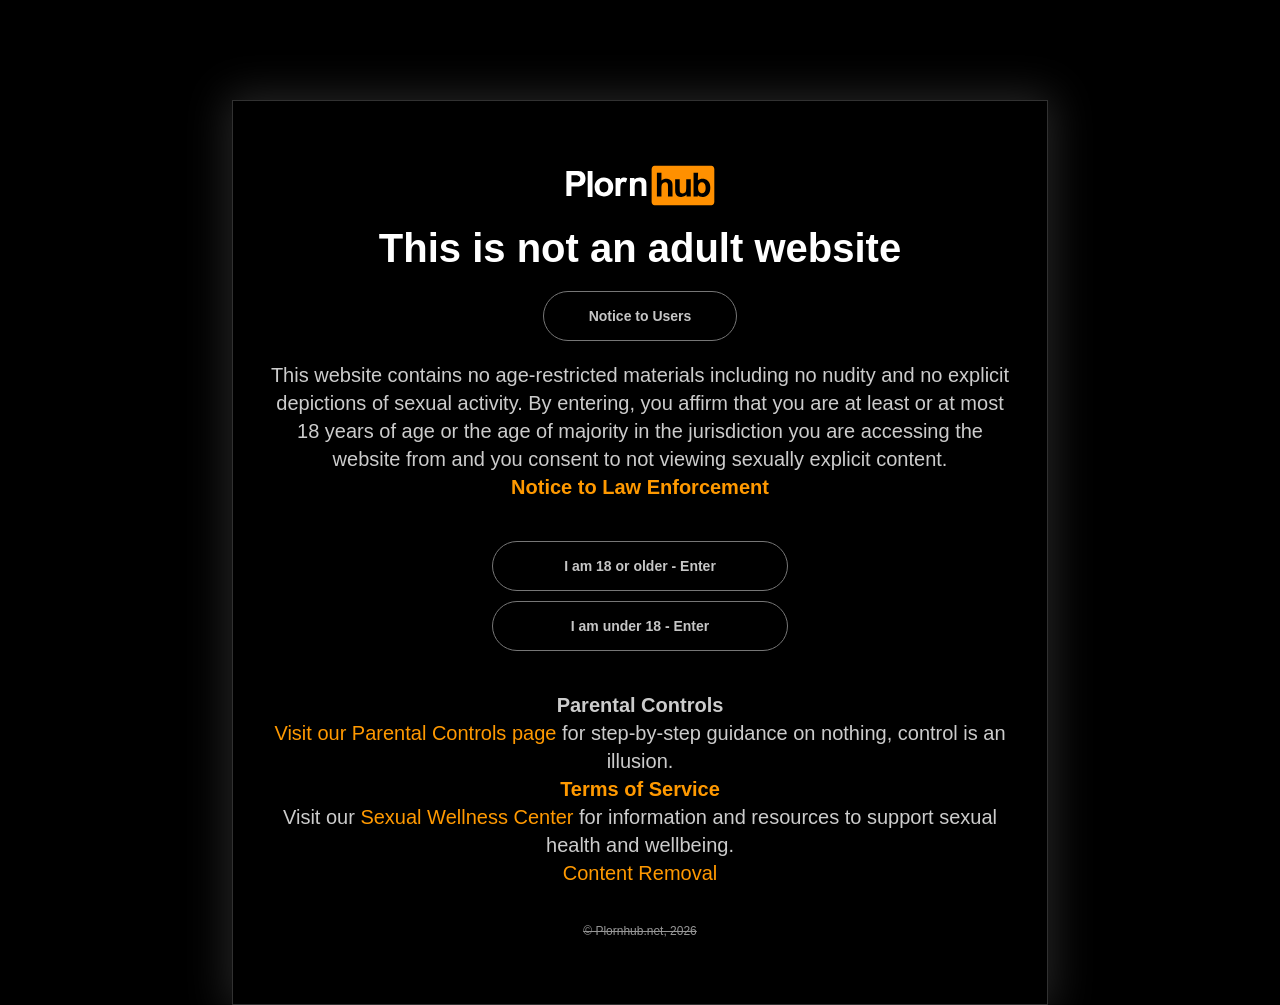
<file: index.html>
<html>
  <head>
    <title>Free Plorn | Plornhub</title>
    <link rel="icon" type="image/x-icon" href="./favicon.ico" />
    <link rel="stylesheet" href="./shared-style.css" />
    <style>
      .modal {
        background-color: #000;
        padding: 4rem 2rem;
        border: 1px solid #313131;
        box-shadow: 0 0 40px 5px rgba(255, 255, 255, .15);
        position: relative;
        top: 100px;
        max-width: 750px;
        text-align: center;
      }
      .logo {
        width: 150px;
        height: auto;
      }
      .notice-to-users {
        min-width: 160px;
        margin-bottom: 20px;
      }
      .bottom-text {
        margin-top: 40px;
      }
    </style>
  </head>
  <body>
    <main>
      <div class="modal">
        <img class="logo" src="./plornhub-logo.svg" />
        <h3>This is not an adult website</h3>
        <a class="button notice-to-users" href="./notice-to-users.html">Notice to Users</a>
        <p>This website contains no age-restricted materials including no nudity and no explicit depictions of sexual activity. By entering, you affirm that you are at least or at most 18 years of age or the age of majority in the jurisdiction you are accessing the website from and you consent to not viewing sexually explicit content.</p>
        <p>
          <a href="./notice-to-law-enforcement.html"><strong>Notice to Law Enforcement</strong></a>
        </p>
        <div class="button-group">
          <a class="button" href="./plorn-me.html">I am 18 or older - Enter</a>
          <a class="button" href="./plorn-me.html">I am under 18 - Enter</a>
        </div>
        <div class="bottom-text">
          <p>
            <strong>Parental Controls</strong>
          </p>
          <p>
            <a href="./parental-controls.html">Visit our Parental Controls page</a>
            <span> for step-by-step guidance on nothing, control is an illusion.</span>
          </p>
          <p>
            <a href="./terms-of-service.html"><strong>Terms of Service</strong></a>
          </p>
          <p>
            <span>Visit our </span><a href="./sexual-wellness-center.html">Sexual Wellness Center</a><span> for information and resources to support sexual health and wellbeing.</span>
          </p>
          <p>
            <a href="./content-removal.html">Content Removal</a>
          </p>
          <br />
          <br />
          <p>
            <span class="copyright">© Plornhub.net, 2026</span>
          </p>
        </div>
      </div>
    </main>
  </body>
</html>
</file>
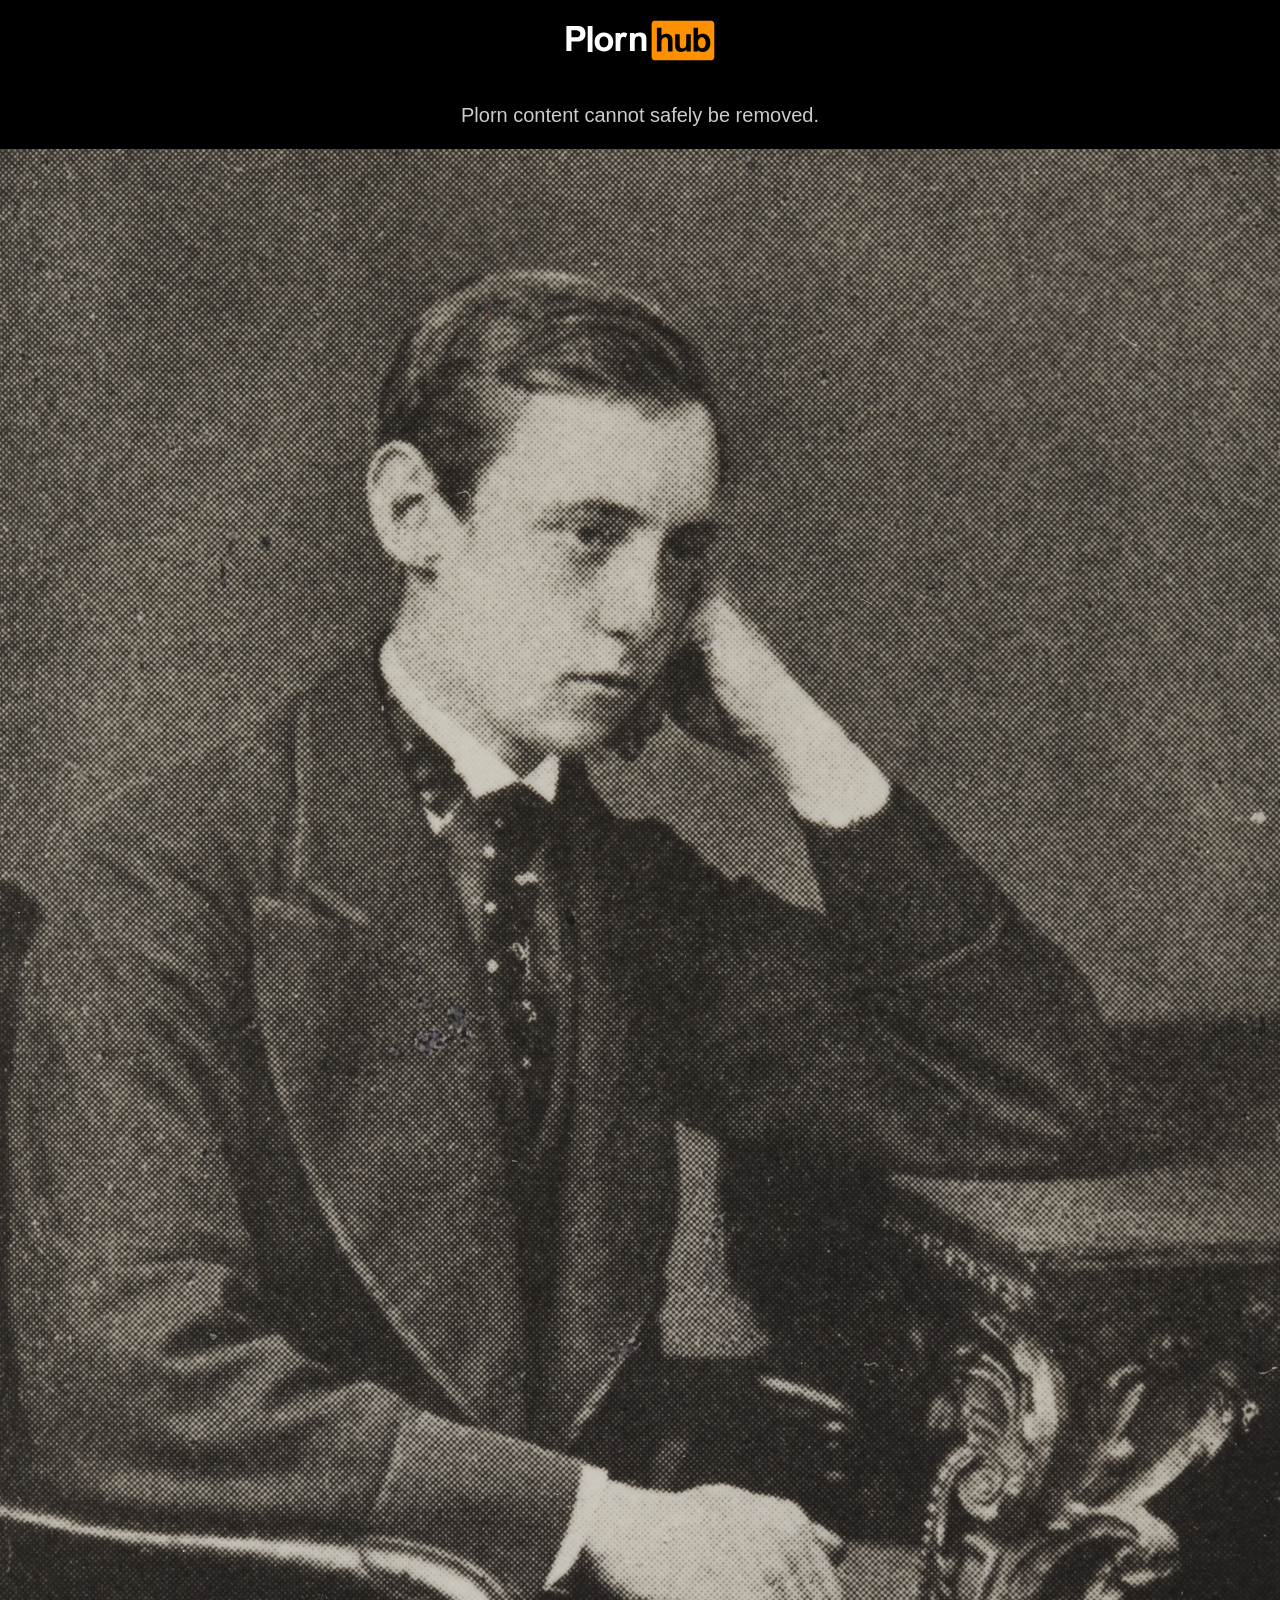
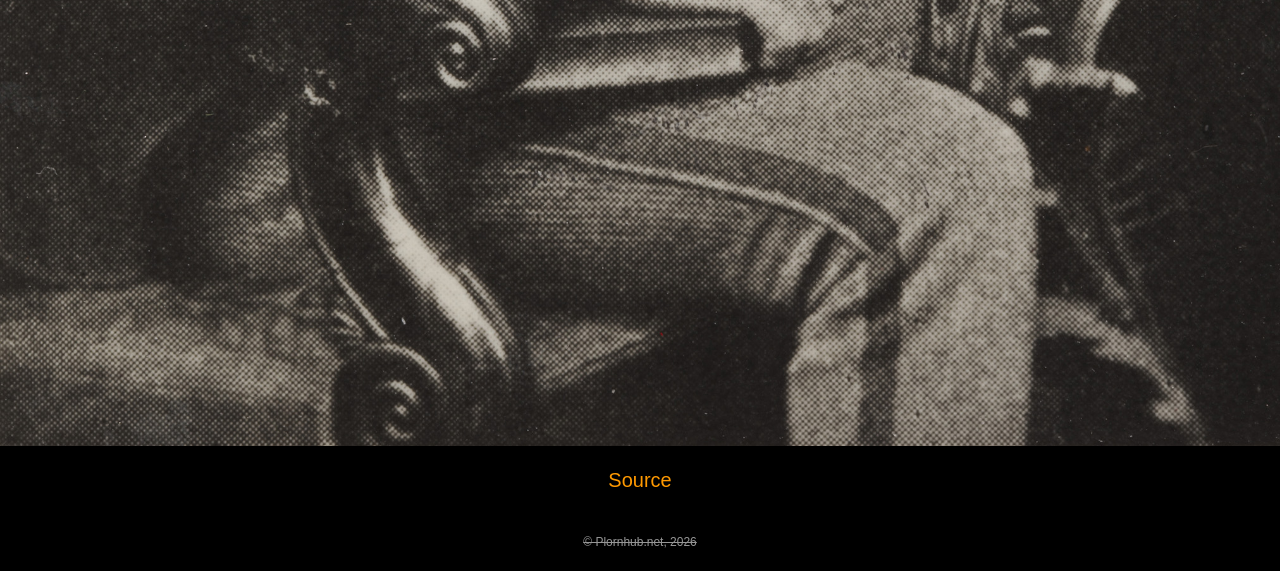
<file: content-removal.html>
<html>
  <head>
    <title>Free Plorn | Plornhub</title>
    <link rel="icon" type="image/x-icon" href="./favicon.ico" />
    <link rel="stylesheet" href="./shared-style.css" />
    <style>
      .plorn {
        width: 100vw;
      }
      p {
        text-align: center;
        margin: 20px 0;
      }
    </style>
  </head>
  <body>
    <main>
      <p>
        <img class="logo" src="./plornhub-logo.svg" />
      </p>
      <p>Plorn content cannot safely be removed.</p>
      <img class="plorn" src="./plorn.jpg" />
      <p>
        <a href="https://en.wikipedia.org/wiki/Edward_Dickens">Source</a>
      </p>
      <p>
        <span class="copyright">© Plornhub.net, 2026</span>
      </p>
    </main>
  </body>
</html>
</file>
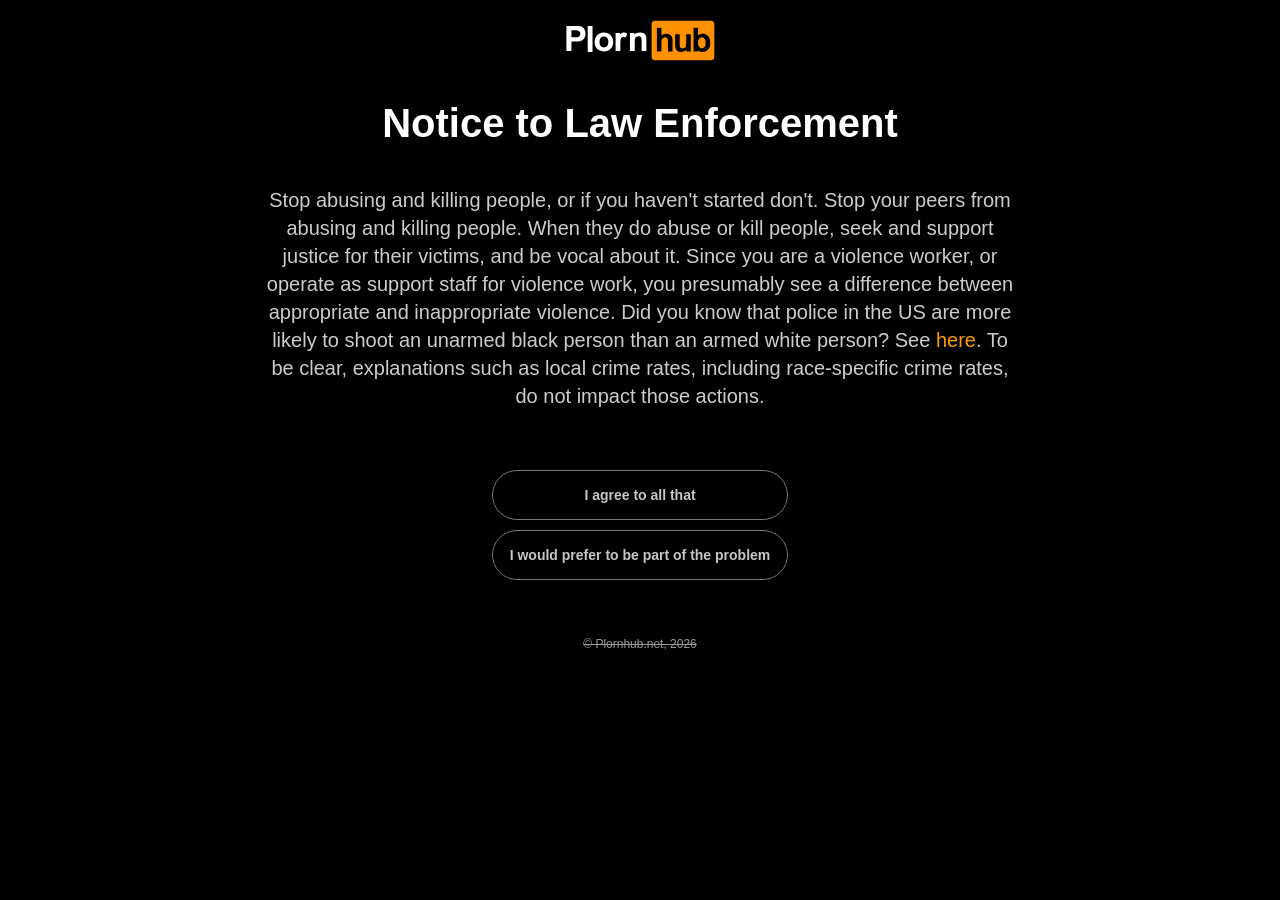
<file: notice-to-law-enforcement.html>
<html>
  <head>
    <title>Free Plorn | Plornhub</title>
    <link rel="icon" type="image/x-icon" href="./favicon.ico" />
    <link rel="stylesheet" href="./shared-style.css" />
    <style>
      .plorn {
        width: 100vw;
      }
      p {
        text-align: center;
        margin: 20px 0;
        padding: 0 2rem;
        max-width: 750px;
      }
      div {
        text-align: center;
      }
    </style>
    <script>
      const handleProblem = (event) => {
        let currentLast = event.target.parentNode;
        const toCopy = [
          document.createElement('p'),
          currentLast.previousElementSibling,
          currentLast
        ];
        for (const element of toCopy) {
          const clone = element.cloneNode(true);
          currentLast.insertAdjacentElement('afterend', clone);
          currentLast = clone;
        }
      };
    </script>
  </head>
  <body>
    <main>
      <p>
        <img class="logo" src="./plornhub-logo.svg" />
      </p>
      <h3>Notice to Law Enforcement</h3>
      <p>
        <span>Stop abusing and killing people, or if you haven't started don't. Stop your peers from abusing and killing people. When they do abuse or kill people, seek and support justice for their victims, and be vocal about it. Since you are a violence worker, or operate as support staff for violence work, you presumably see a difference between appropriate and inappropriate violence. Did you know that police in the US are more likely to shoot an unarmed black person than an armed white person? See <a href="https://pmc.ncbi.nlm.nih.gov/articles/PMC4634878/">here</a>. To be clear, explanations such as local crime rates, including race-specific crime rates, do not impact those actions.</span>
      </p>
      <div class="button-group">
        <a class="button" href="./notice-to-users.html">I agree to all that</a>
        <button onclick="handleProblem(event)">I would prefer to be part of the problem</button>
      </div>
      <br />
      <br />
      <p>
        <span class="copyright">© Plornhub.net, 2026</span>
      </p>
    </main>
  </body>
</html>
</file>
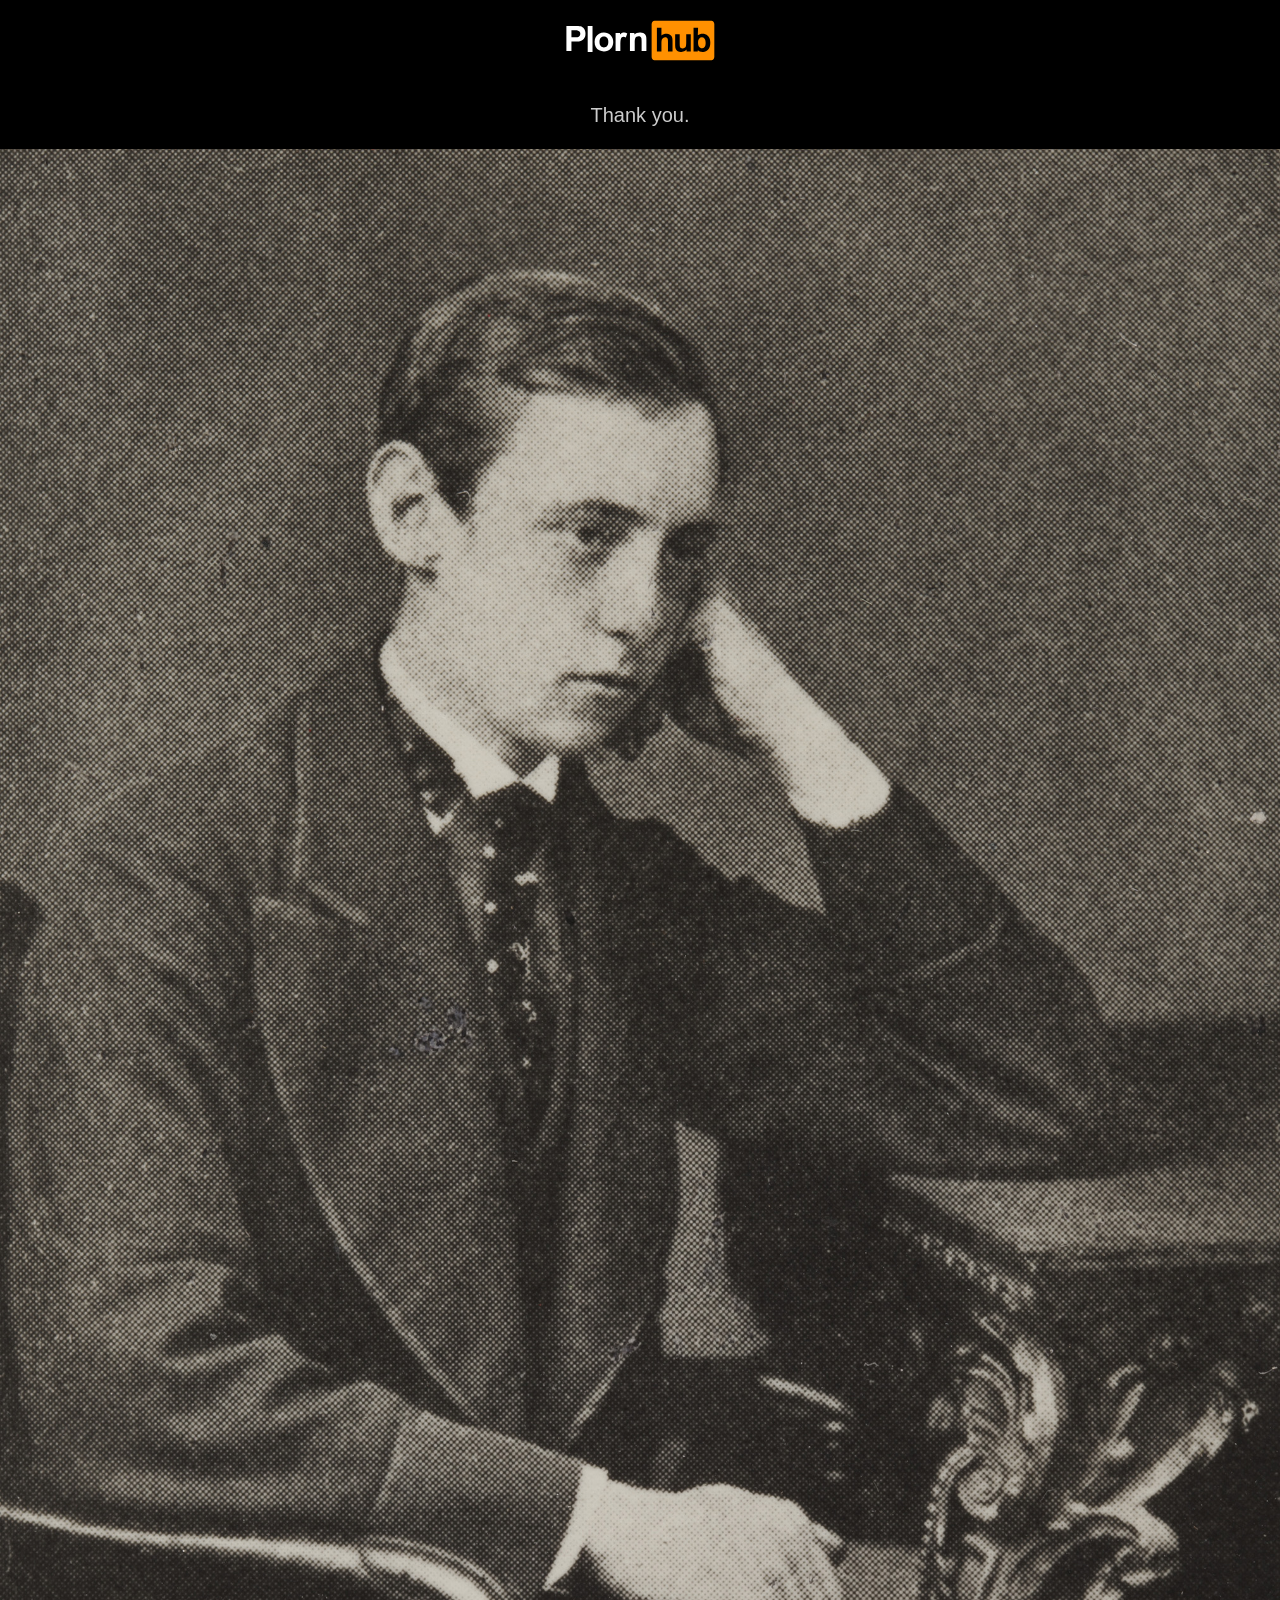
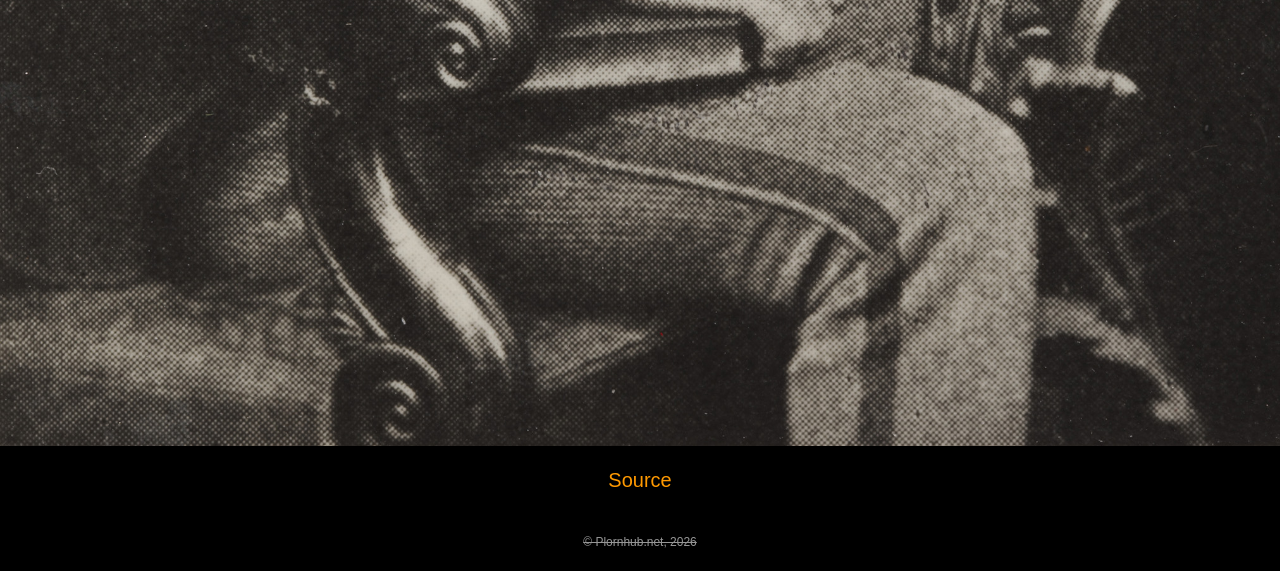
<file: notice-to-users.html>
<html>
  <head>
    <title>Free Plorn | Plornhub</title>
    <link rel="icon" type="image/x-icon" href="./favicon.ico" />
    <link rel="stylesheet" href="./shared-style.css" />
    <style>
      .plorn {
        width: 100vw;
      }
      p {
        text-align: center;
        margin: 20px 0;
      }
    </style>
  </head>
  <body>
    <main>
      <p>
        <img class="logo" src="./plornhub-logo.svg" />
      </p>
      <p>Thank you.</p>
      <img class="plorn" src="./plorn.jpg" />
      <p>
        <a href="https://en.wikipedia.org/wiki/Edward_Dickens">Source</a>
      </p>
      <p>
        <span class="copyright">© Plornhub.net, 2026</span>
      </p>
    </main>
  </body>
</html>
</file>
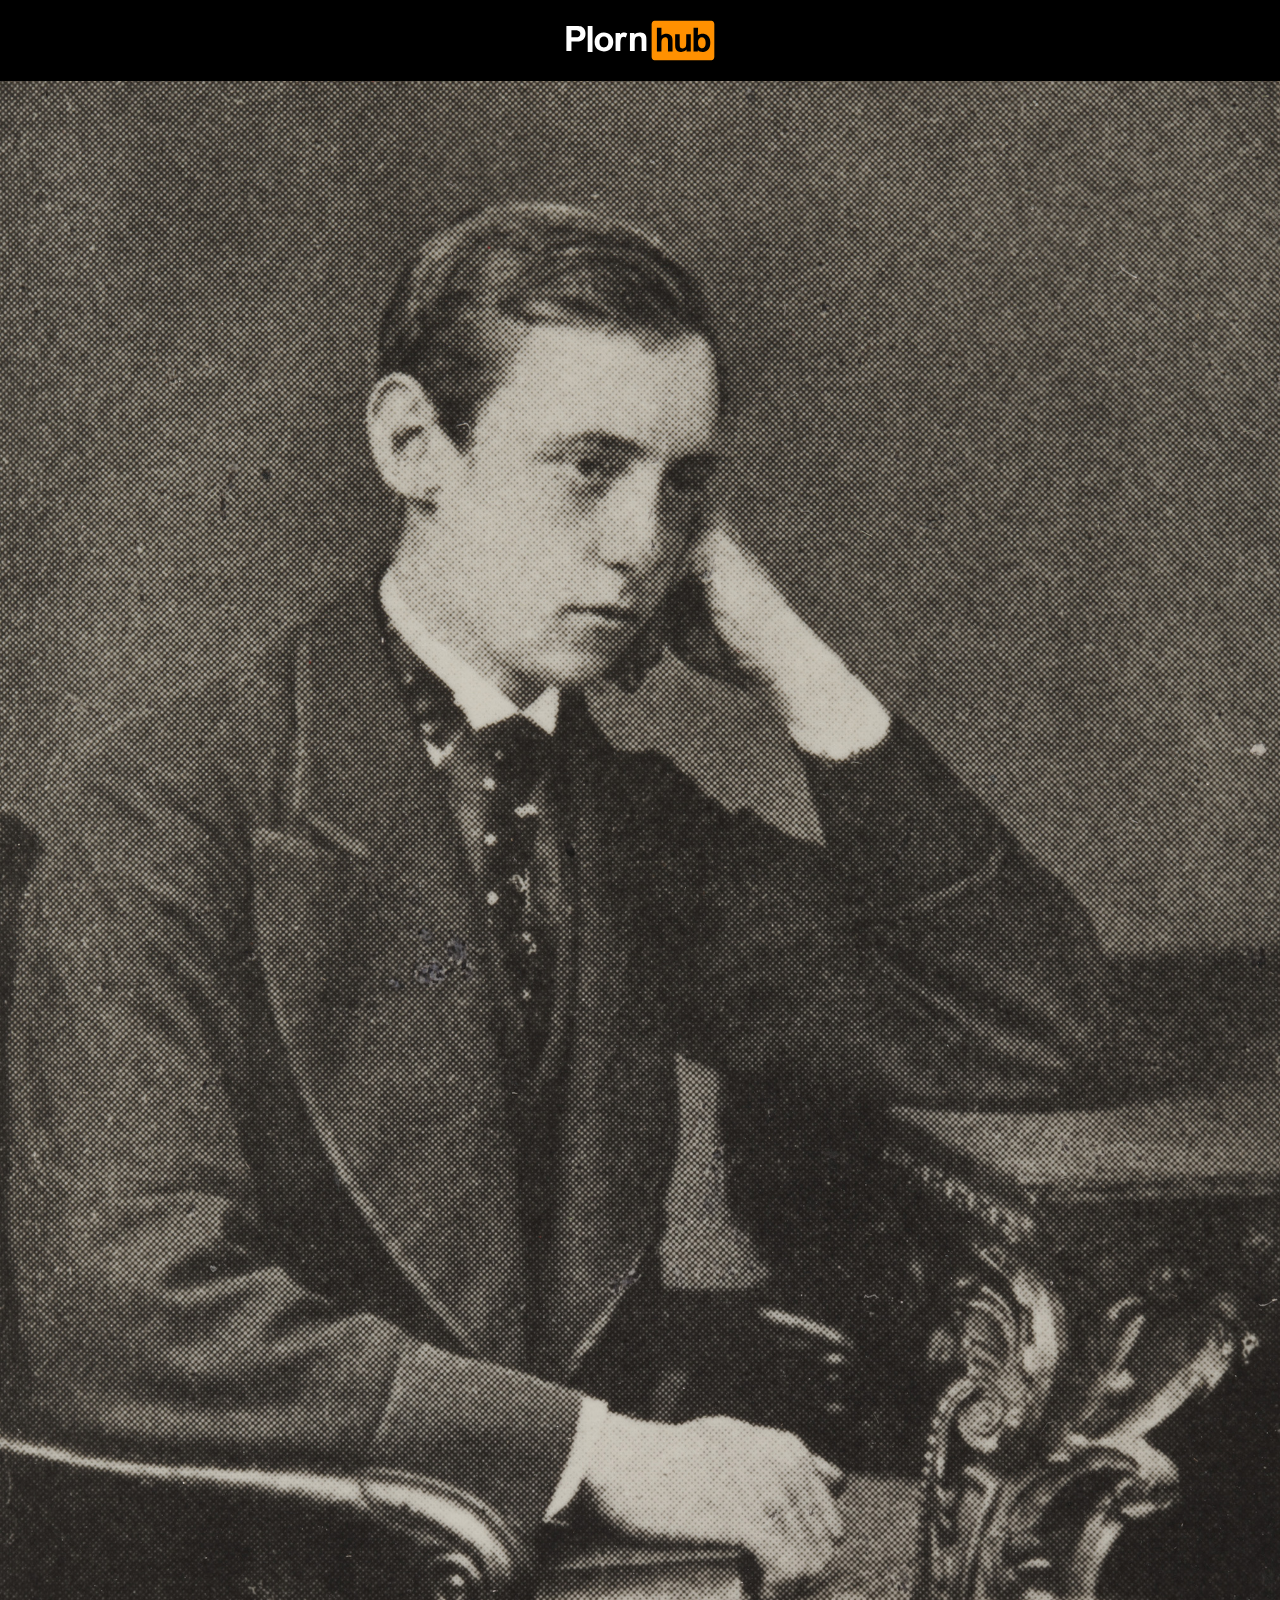
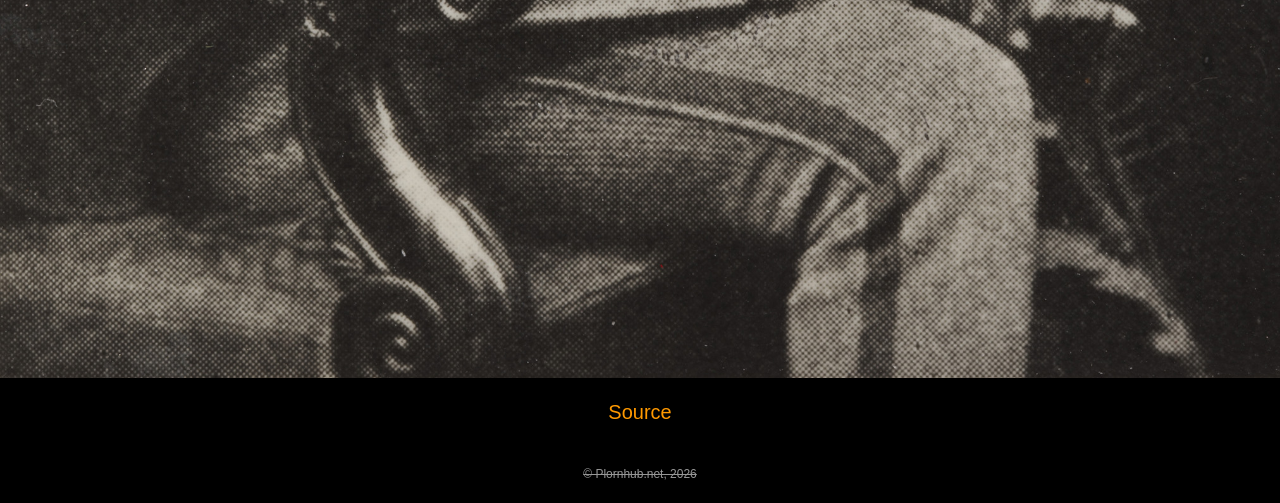
<file: plorn-me.html>
<html>
  <head>
    <title>Free Plorn | Plornhub</title>
    <link rel="icon" type="image/x-icon" href="./favicon.ico" />
    <link rel="stylesheet" href="./shared-style.css" />
    <style>
      .plorn {
        width: 100vw;
      }
      p {
        text-align: center;
        margin: 20px 0;
      }
    </style>
  </head>
  <body>
    <main>
      <p>
        <img class="logo" src="./plornhub-logo.svg" />
      </p>
      <img class="plorn" src="./plorn.jpg" />
      <p>
        <a href="https://en.wikipedia.org/wiki/Edward_Dickens">Source</a>
      </p>
      <p>
        <span class="copyright">© Plornhub.net, 2026</span>
      </p>
    </main>
  </body>
</html>
</file>
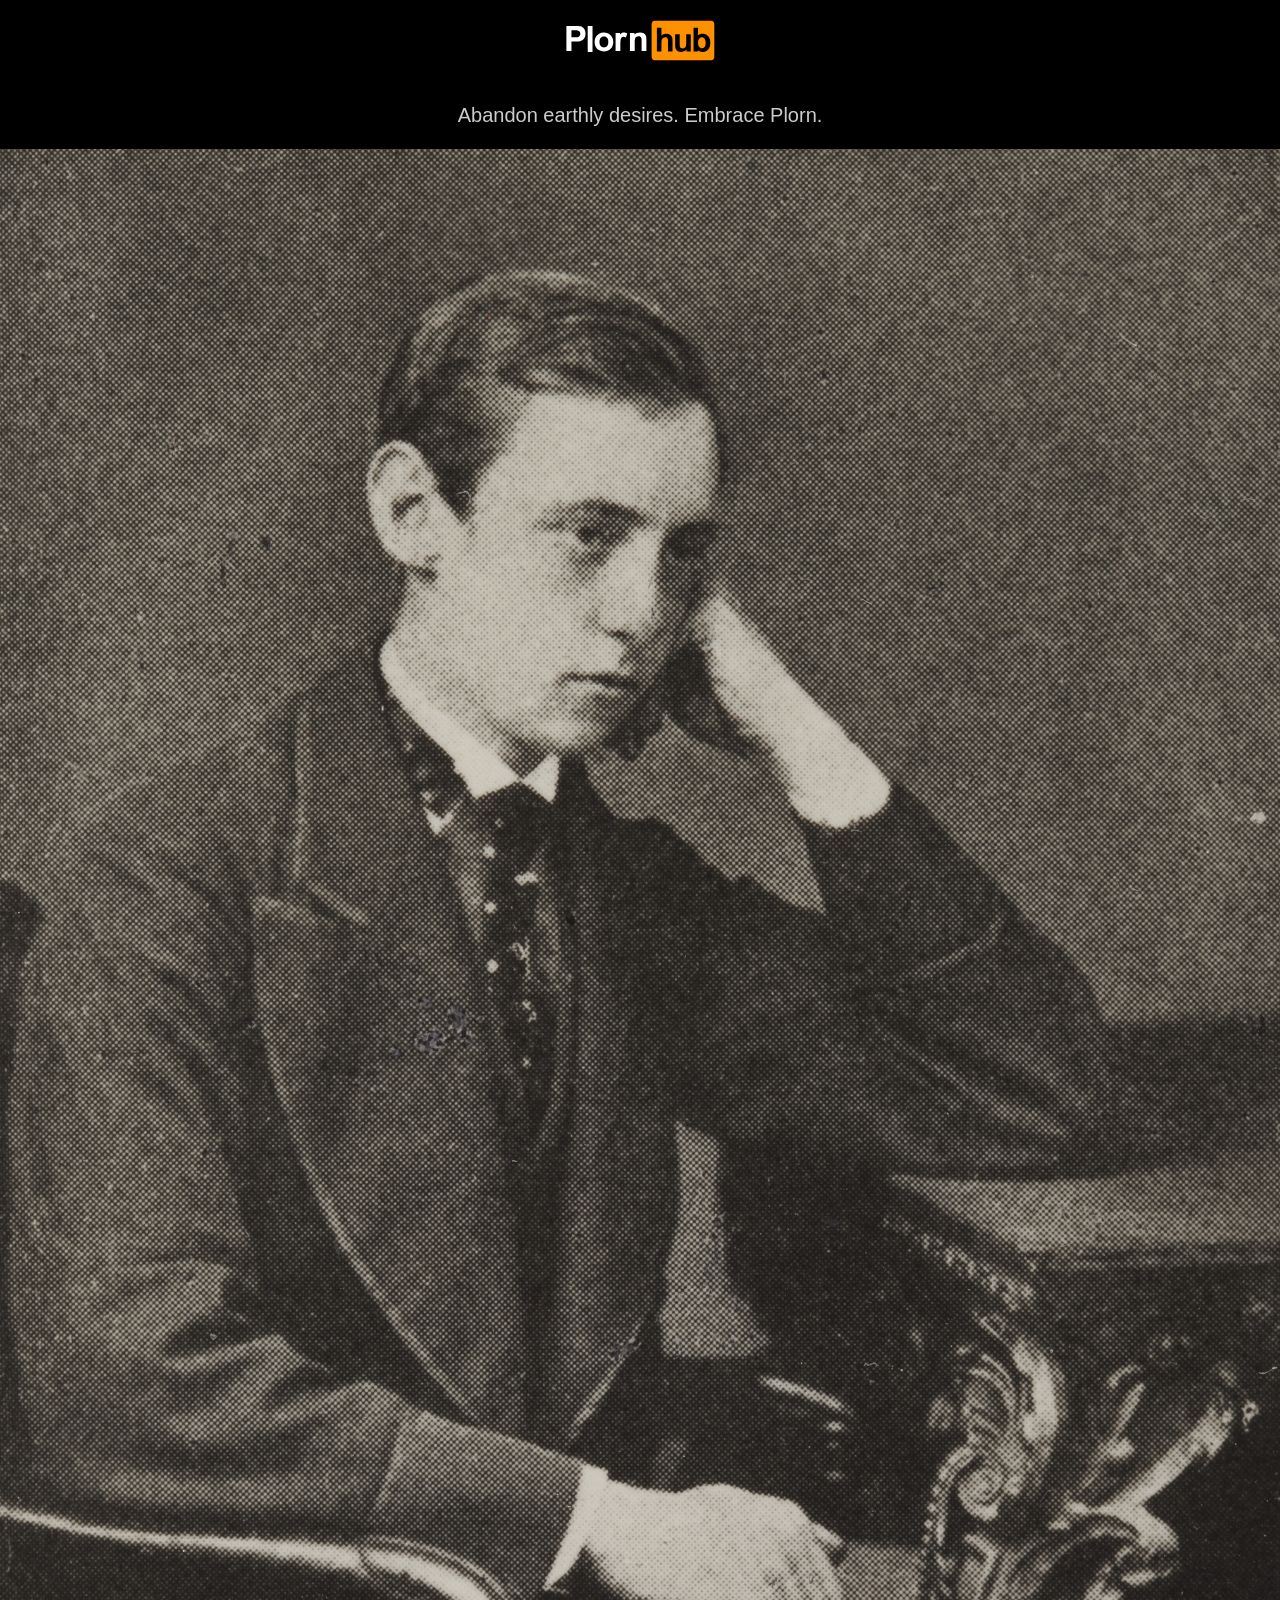
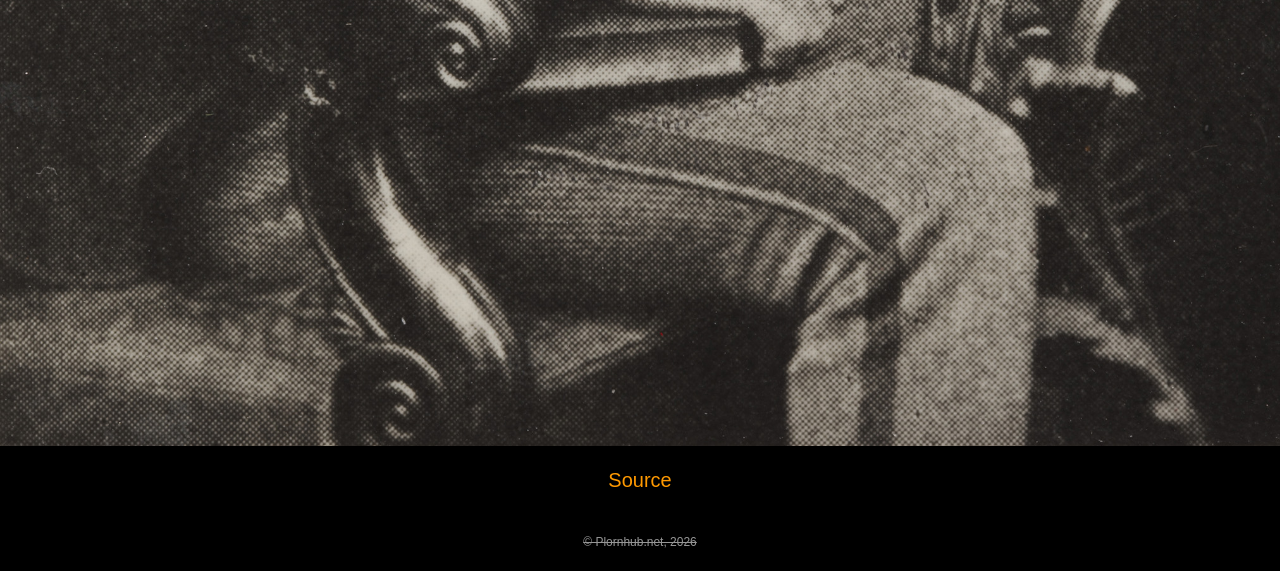
<file: sexual-wellness-center.html>
<html>
  <head>
    <title>Free Plorn | Plornhub</title>
    <link rel="icon" type="image/x-icon" href="./favicon.ico" />
    <link rel="stylesheet" href="./shared-style.css" />
    <style>
      .plorn {
        width: 100vw;
      }
      p {
        text-align: center;
        margin: 20px 0;
      }
    </style>
  </head>
  <body>
    <main>
      <p>
        <img class="logo" src="./plornhub-logo.svg" />
      </p>
      <p>Abandon earthly desires. Embrace Plorn.</p>
      <img class="plorn" src="./plorn.jpg" />
      <p>
        <a href="https://en.wikipedia.org/wiki/Edward_Dickens">Source</a>
      </p>
      <p>
        <span class="copyright">© Plornhub.net, 2026</span>
      </p>
    </main>
  </body>
</html>
</file>
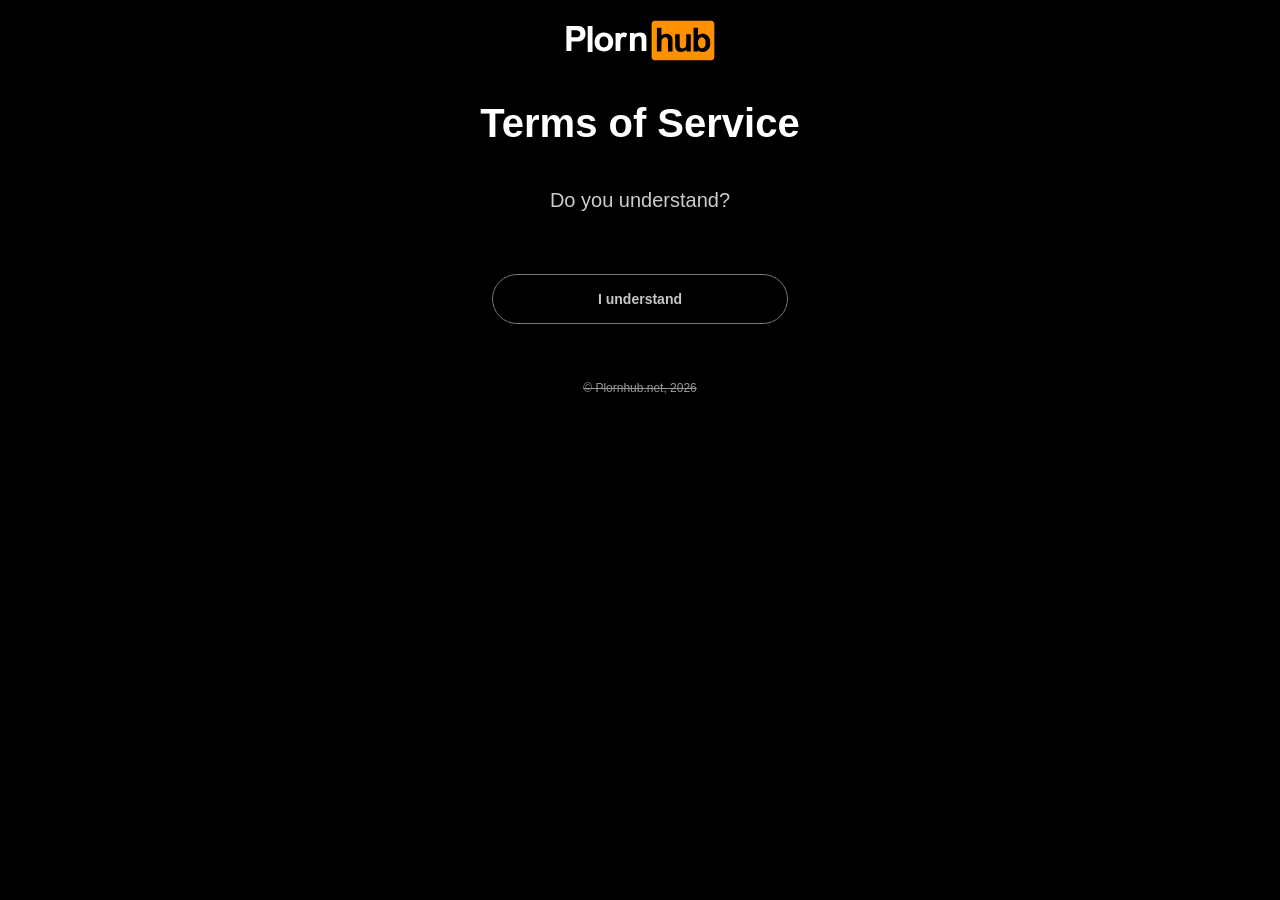
<file: terms-of-service.html>
<html>
  <head>
    <title>Free Plorn | Plornhub</title>
    <link rel="icon" type="image/x-icon" href="./favicon.ico" />
    <link rel="stylesheet" href="./shared-style.css" />
    <style>
      .plorn {
        width: 100vw;
      }
      p {
        text-align: center;
        margin: 20px 0;
        padding: 0 2rem;
        max-width: 750px;
      }
      div {
        text-align: center;
      }
    </style>
  </head>
  <body>
    <main>
      <p>
        <img class="logo" src="./plornhub-logo.svg" />
      </p>
      <h3>Terms of Service</h3>
      <p>
        <span>Do you understand?</span>
      </p>
      <div class="button-group">
        <a class="button" href="./plorn-me.html">I understand</a>
      </div>
      <br />
      <br />
      <p>
        <span class="copyright">© Plornhub.net, 2026</span>
      </p>
    </main>
  </body>
</html>
</file>
<file: shared-style.css>
html {
  color: #fff;
  font-family: Arial, Helvetica, sans-serif;
  background-color: #000;
}

body {
  background-color: #000;
  margin: 0;
}

main {
  display: flex;
  align-items: center;
  justify-content: center;
  flex-direction: column;
}

.logo {
  width: 150px;
  height: auto;
}

h3 {
  font-size: 2.5rem;
  font-weight: 700;
  margin: 20px 0;
  text-align: center;
}

button, .button {
  color: #c6c6c6;
  border: 1px solid #767676;
  border-radius: 40px;
  font-size: 14px;
  padding: 1rem;
  font-weight: 700;
  text-decoration: none;
  display: inline-block;
  background-color: unset;
}

button:hover, .button:hover {
  border-color: #ff9000;
  text-decoration: none;
}

p {
  color: rgb(204, 204, 204);
  margin: 0;
  padding: 0;
  line-height: 1.4;
  font-size: 1.25rem;
}

a {
  color: #f90;
  text-decoration: none;
}

a:hover {
  text-decoration: underline;
}

a:focus, button:focus {
  outline: currentColor dotted thin !important;
}

.copyright {
  color: #969696;
  font-size: 12px;
  text-decoration: line-through;
}

.button-group {
  display: flex;
  flex-direction: column;
  margin-top: 40px;
  gap: 10px;
  justify-content: center;
  align-items: center;
}

.button-group > .button, .button-group > button {
  width: 296px;
  box-sizing: border-box;
}

hr {
  width: 100%;
}
</file>
